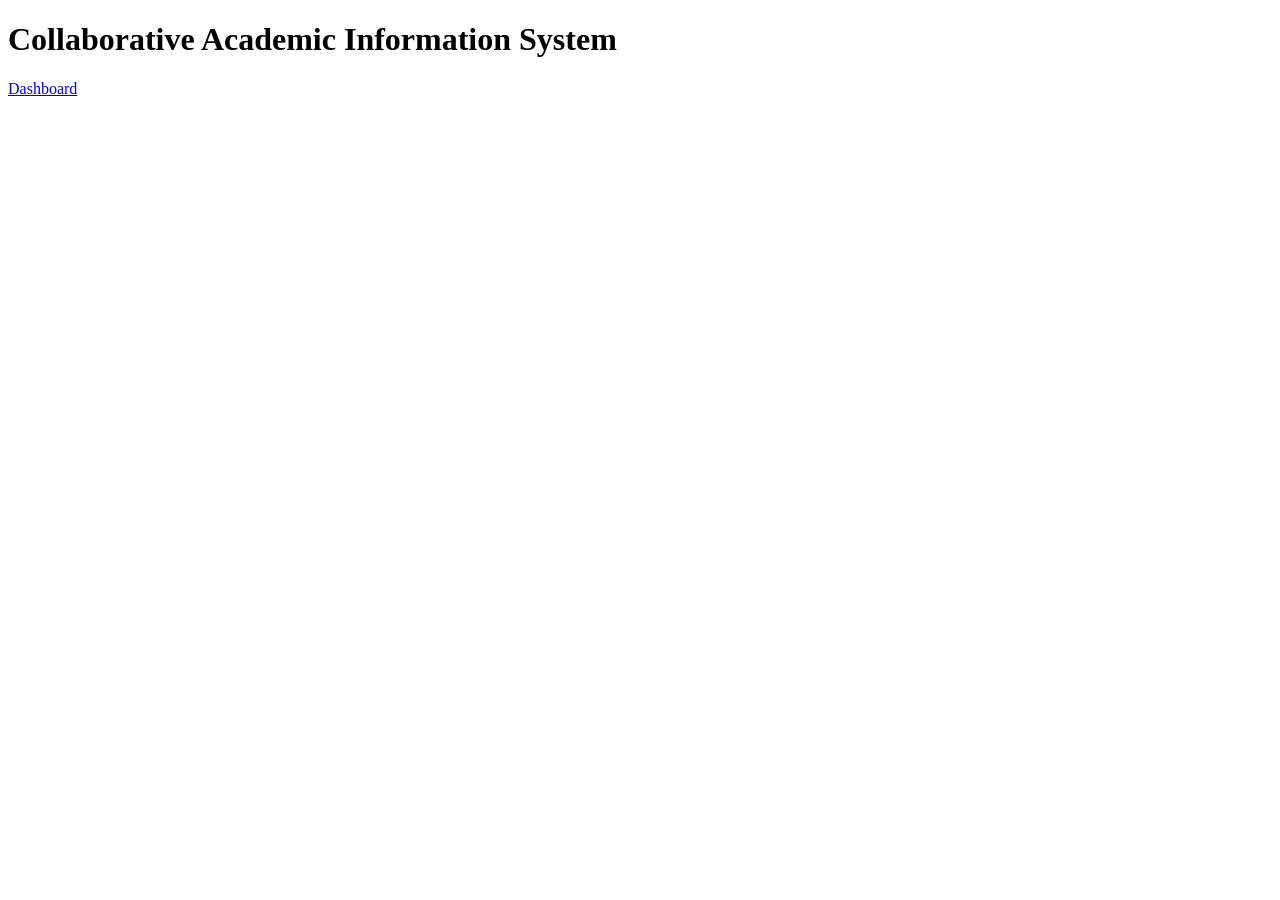
<file: index.html>
<!DOCTYPE html>
<html lang="id">
<head>
    <meta charset="UTF-8">
    <meta name="viewport" content="width=device-width, initial-scale=1.0">
    <title>CAIS - Academic Information System</title>
</head>
<body>

    <h1>Collaborative Academic Information System</h1>

    <nav>
        <a href="pages/dashboard.html">Dashboard</a>
    </nav>

</body>
</html>
</file>
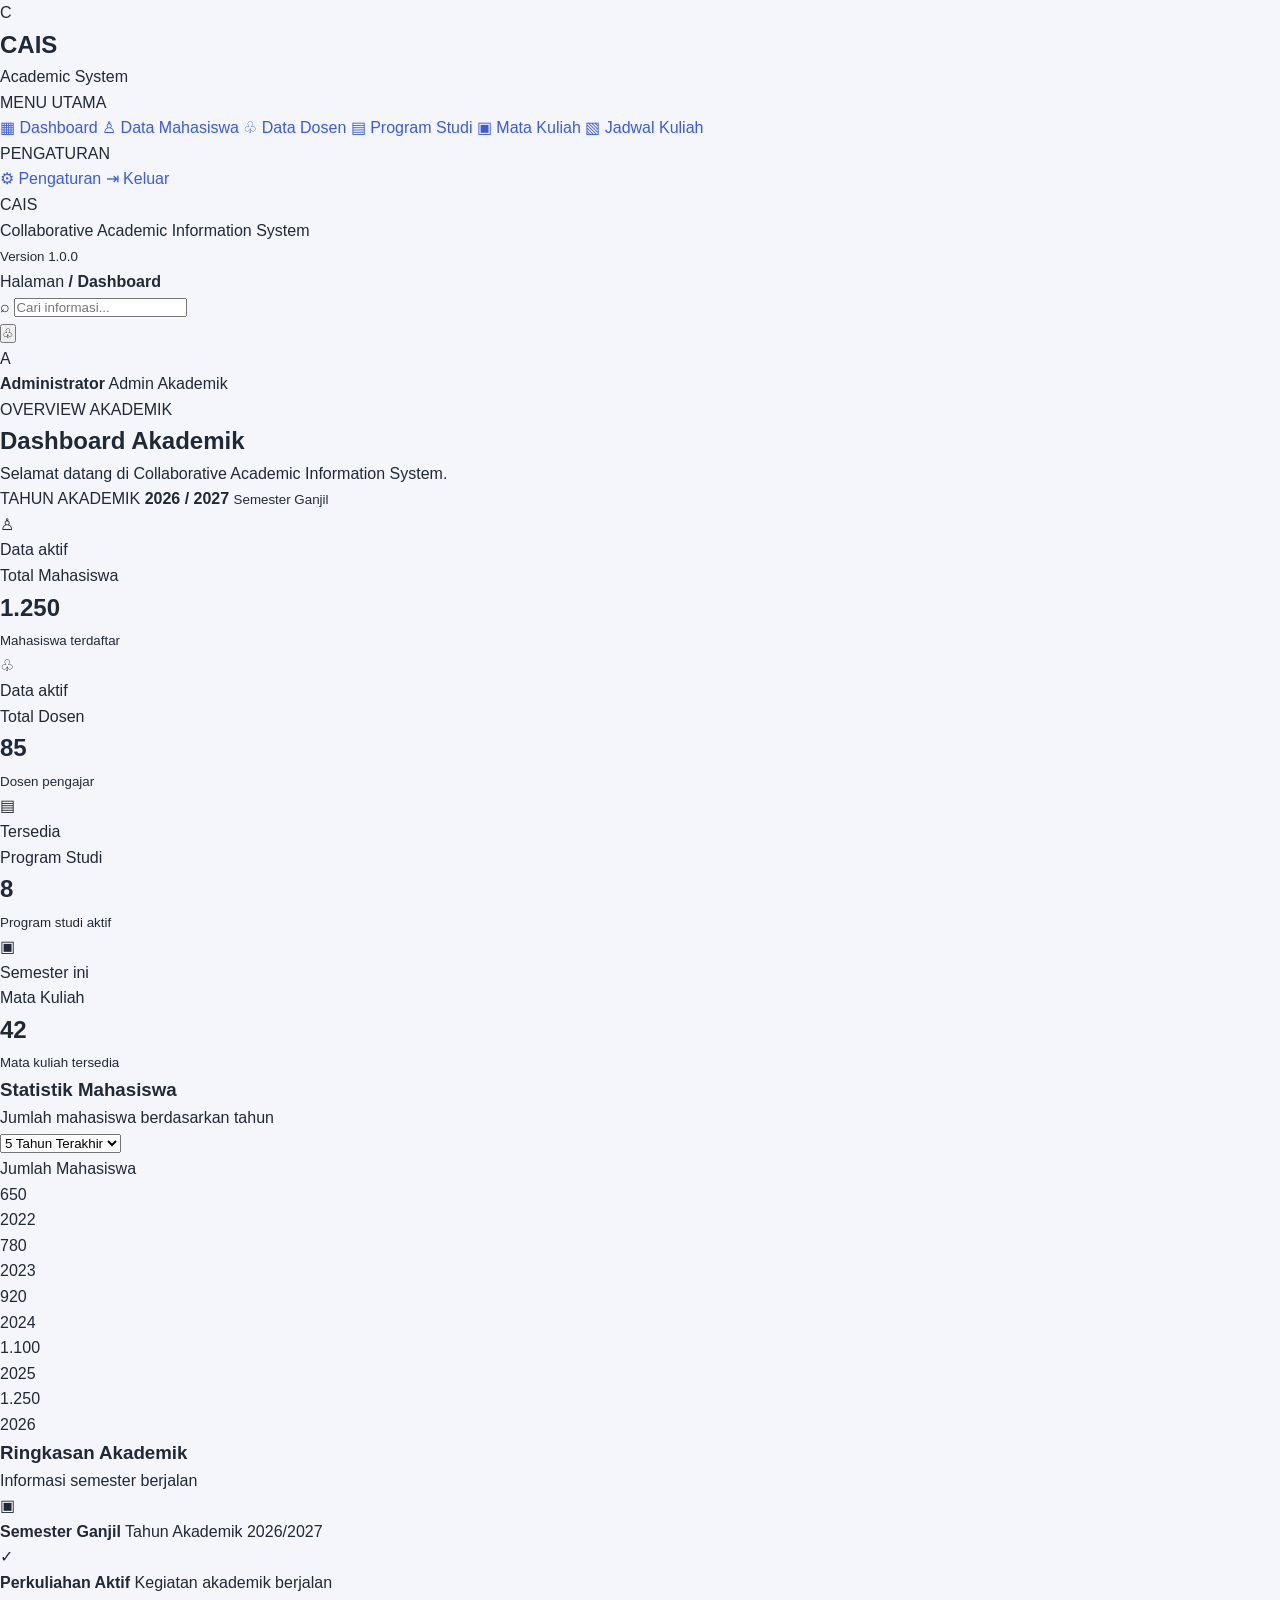
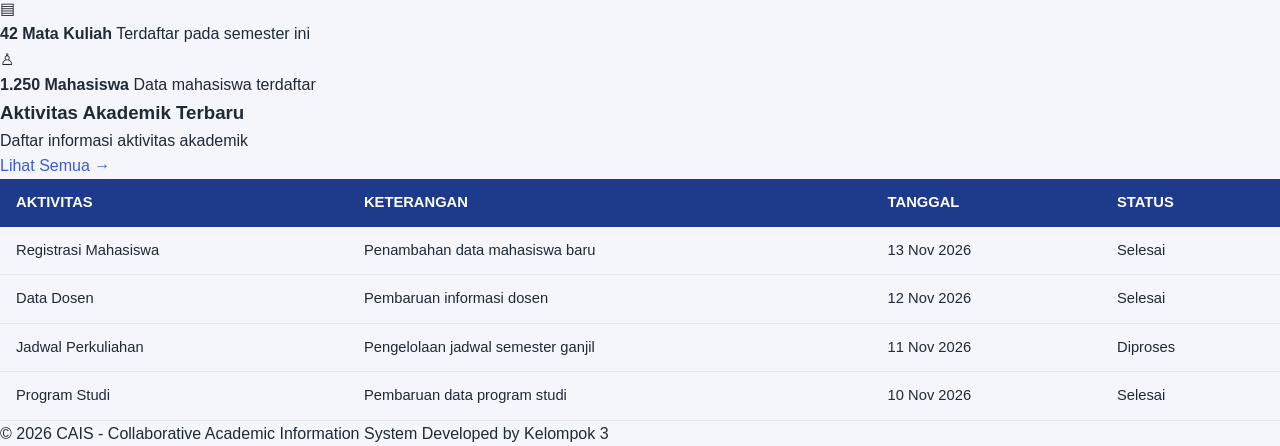
<file: pages/dashboard.html>
<!DOCTYPE html>
<html lang="id">
<head>
    <meta charset="UTF-8">
    <meta name="viewport" content="width=device-width, initial-scale=1.0">
    <title>Dashboard Akademik | CAIS</title>
    <link rel="stylesheet" href="../css/style.css">
</head>
<body>

<div class="app-container">

    <!-- SIDEBAR -->
    <aside class="sidebar">
        <div class="brand">
            <div class="brand-icon">C</div>
            <div>
                <h2>CAIS</h2>
                <span>Academic System</span>
            </div>
        </div>

        <div class="menu-label">MENU UTAMA</div>

        <nav class="sidebar-menu">
            <a href="dashboard.html" class="menu-link active">
                <span>▦</span> Dashboard
            </a>

            <a href="mahasiswa.html" class="menu-link">
                <span>♙</span> Data Mahasiswa
            </a>

            <a href="#" class="menu-link">
                <span>♧</span> Data Dosen
            </a>

            <a href="#" class="menu-link">
                <span>▤</span> Program Studi
            </a>

            <a href="#" class="menu-link">
                <span>▣</span> Mata Kuliah
            </a>

            <a href="#" class="menu-link">
                <span>▧</span> Jadwal Kuliah
            </a>
        </nav>

        <div class="menu-label">PENGATURAN</div>

        <nav class="sidebar-menu">
            <a href="#" class="menu-link">
                <span>⚙</span> Pengaturan
            </a>

            <a href="login.html" class="menu-link">
                <span>⇥</span> Keluar
            </a>
        </nav>

        <div class="sidebar-footer">
            <div class="footer-logo">CAIS</div>
            <p>Collaborative Academic Information System</p>
            <small>Version 1.0.0</small>
        </div>
    </aside>

    <!-- MAIN CONTENT -->
    <main class="main-content">

        <!-- TOPBAR -->
        <header class="topbar">
            <div class="breadcrumb">
                <span>Halaman</span>
                <strong>/ Dashboard</strong>
            </div>

            <div class="topbar-right">
                <div class="search-box">
                    <span>⌕</span>
                    <input type="text" placeholder="Cari informasi...">
                </div>

                <button class="notification">♧</button>

                <div class="profile">
                    <div class="profile-avatar">A</div>
                    <div class="profile-info">
                        <strong>Administrator</strong>
                        <span>Admin Akademik</span>
                    </div>
                </div>
            </div>
        </header>

        <!-- CONTENT -->
        <div class="content-wrapper">

            <!-- WELCOME -->
            <section class="welcome-section">
                <div>
                    <span class="welcome-label">OVERVIEW AKADEMIK</span>
                    <h1>Dashboard Akademik</h1>
                    <p>Selamat datang di Collaborative Academic Information System.</p>
                </div>

                <div class="date-info">
                    <span>TAHUN AKADEMIK</span>
                    <strong>2026 / 2027</strong>
                    <small>Semester Ganjil</small>
                </div>
            </section>

            <!-- STATISTICS -->
            <section class="stats-grid">

                <div class="stat-card">
                    <div class="stat-top">
                        <div class="stat-icon blue">♙</div>
                        <span class="stat-status">Data aktif</span>
                    </div>
                    <p>Total Mahasiswa</p>
                    <h2>1.250</h2>
                    <small>Mahasiswa terdaftar</small>
                </div>

                <div class="stat-card">
                    <div class="stat-top">
                        <div class="stat-icon purple">♧</div>
                        <span class="stat-status">Data aktif</span>
                    </div>
                    <p>Total Dosen</p>
                    <h2>85</h2>
                    <small>Dosen pengajar</small>
                </div>

                <div class="stat-card">
                    <div class="stat-top">
                        <div class="stat-icon orange">▤</div>
                        <span class="stat-status">Tersedia</span>
                    </div>
                    <p>Program Studi</p>
                    <h2>8</h2>
                    <small>Program studi aktif</small>
                </div>

                <div class="stat-card">
                    <div class="stat-top">
                        <div class="stat-icon green">▣</div>
                        <span class="stat-status">Semester ini</span>
                    </div>
                    <p>Mata Kuliah</p>
                    <h2>42</h2>
                    <small>Mata kuliah tersedia</small>
                </div>

            </section>

            <!-- ANALYTICS -->
            <section class="dashboard-grid">

                <div class="panel chart-panel">
                    <div class="panel-header">
                        <div>
                            <h3>Statistik Mahasiswa</h3>
                            <p>Jumlah mahasiswa berdasarkan tahun</p>
                        </div>

                        <select>
                            <option>5 Tahun Terakhir</option>
                            <option>3 Tahun Terakhir</option>
                        </select>
                    </div>

                    <div class="chart-legend">
                        <span class="legend-dot"></span>
                        Jumlah Mahasiswa
                    </div>

                    <div class="bar-chart">
                        <div class="chart-item">
                            <span class="bar-value">650</span>
                            <div class="bar" style="height:45%"></div>
                            <span class="bar-label">2022</span>
                        </div>

                        <div class="chart-item">
                            <span class="bar-value">780</span>
                            <div class="bar" style="height:58%"></div>
                            <span class="bar-label">2023</span>
                        </div>

                        <div class="chart-item">
                            <span class="bar-value">920</span>
                            <div class="bar" style="height:70%"></div>
                            <span class="bar-label">2024</span>
                        </div>

                        <div class="chart-item">
                            <span class="bar-value">1.100</span>
                            <div class="bar" style="height:84%"></div>
                            <span class="bar-label">2025</span>
                        </div>

                        <div class="chart-item">
                            <span class="bar-value">1.250</span>
                            <div class="bar current" style="height:96%"></div>
                            <span class="bar-label">2026</span>
                        </div>
                    </div>
                </div>

                <!-- ACADEMIC SUMMARY -->
                <div class="panel summary-panel">
                    <div class="panel-header">
                        <div>
                            <h3>Ringkasan Akademik</h3>
                            <p>Informasi semester berjalan</p>
                        </div>
                    </div>

                    <div class="summary-item">
                        <div class="summary-icon blue">▣</div>
                        <div>
                            <strong>Semester Ganjil</strong>
                            <span>Tahun Akademik 2026/2027</span>
                        </div>
                    </div>

                    <div class="summary-item">
                        <div class="summary-icon green">✓</div>
                        <div>
                            <strong>Perkuliahan Aktif</strong>
                            <span>Kegiatan akademik berjalan</span>
                        </div>
                    </div>

                    <div class="summary-item">
                        <div class="summary-icon orange">▤</div>
                        <div>
                            <strong>42 Mata Kuliah</strong>
                            <span>Terdaftar pada semester ini</span>
                        </div>
                    </div>

                    <div class="summary-item">
                        <div class="summary-icon purple">♙</div>
                        <div>
                            <strong>1.250 Mahasiswa</strong>
                            <span>Data mahasiswa terdaftar</span>
                        </div>
                    </div>
                </div>

            </section>

            <!-- TABLE -->
            <section class="panel activity-panel">

                <div class="panel-header">
                    <div>
                        <h3>Aktivitas Akademik Terbaru</h3>
                        <p>Daftar informasi aktivitas akademik</p>
                    </div>

                    <a href="#" class="view-all">Lihat Semua →</a>
                </div>

                <div class="table-responsive">
                    <table>
                        <thead>
                            <tr>
                                <th>AKTIVITAS</th>
                                <th>KETERANGAN</th>
                                <th>TANGGAL</th>
                                <th>STATUS</th>
                            </tr>
                        </thead>

                        <tbody>
                            <tr>
                                <td>Registrasi Mahasiswa</td>
                                <td>Penambahan data mahasiswa baru</td>
                                <td>13 Nov 2026</td>
                                <td><span class="status success">Selesai</span></td>
                            </tr>

                            <tr>
                                <td>Data Dosen</td>
                                <td>Pembaruan informasi dosen</td>
                                <td>12 Nov 2026</td>
                                <td><span class="status success">Selesai</span></td>
                            </tr>

                            <tr>
                                <td>Jadwal Perkuliahan</td>
                                <td>Pengelolaan jadwal semester ganjil</td>
                                <td>11 Nov 2026</td>
                                <td><span class="status pending">Diproses</span></td>
                            </tr>

                            <tr>
                                <td>Program Studi</td>
                                <td>Pembaruan data program studi</td>
                                <td>10 Nov 2026</td>
                                <td><span class="status success">Selesai</span></td>
                            </tr>
                        </tbody>
                    </table>
                </div>

            </section>

            <!-- FOOTER -->
            <footer class="main-footer">
                <span>© 2026 CAIS - Collaborative Academic Information System</span>
                <span>Developed by Kelompok 3</span>
            </footer>

        </div>
    </main>

</div>

</body>
</html>
</file>
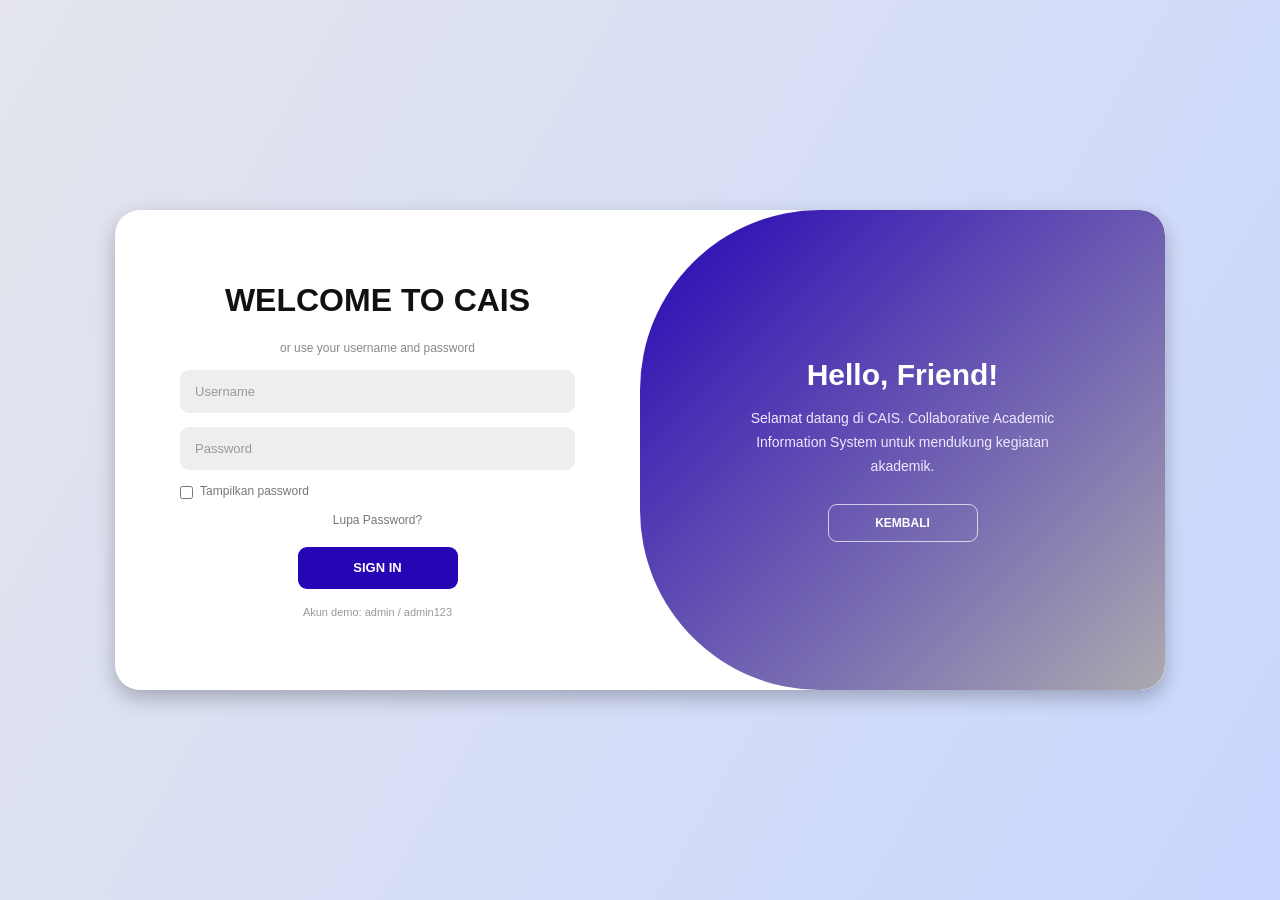
<file: pages/login.html>
<!DOCTYPE html>
<html lang="id">
<head>
    <meta charset="UTF-8">
    <meta name="viewport" content="width=device-width, initial-scale=1.0">
    <title>CAIS - Login</title>
    <link rel="stylesheet" href="../css/login.css">
</head>
<body class="login-page">

    <main class="login-container">

        <!-- Panel Login -->
        <section class="login-left">

            <h1>WELCOME TO CAIS</h1>

            <p class="login-description">
                or use your username and password
            </p>

            <div id="login-alert" class="login-alert" role="alert"></div>

            <form id="form-login" novalidate>

                <div class="login-group">
                    <input
                        type="text"
                        id="username"
                        placeholder="Username"
                        autocomplete="username"
                        required>
                </div>

                <div class="login-group">
                    <input
                        type="password"
                        id="password"
                        placeholder="Password"
                        autocomplete="current-password"
                        required>
                </div>

                <div class="password-options">
                    <label>
                        <input type="checkbox" id="show-password">
                        Tampilkan password
                    </label>
                </div>

                <a href="#" class="forgot-password">
                    Lupa Password?
                </a>

                <button type="submit" class="login-btn">
                    SIGN IN
                </button>

            </form>

            <p class="login-hint">
                Akun demo: admin / admin123
            </p>

        </section>

        <!-- Panel Informasi -->
        <section class="login-right">

            <div class="right-content">

                <h2>Hello, Friend!</h2>

                <p>
                    Selamat datang di CAIS.
                    Collaborative Academic Information System
                    untuk mendukung kegiatan akademik.
                </p>

                <a href="../index.html" class="signup-btn">
                    KEMBALI
                </a>

            </div>

        </section>

    </main>

    <script src="../js/login.js"></script>

</body>
</html>
</file>
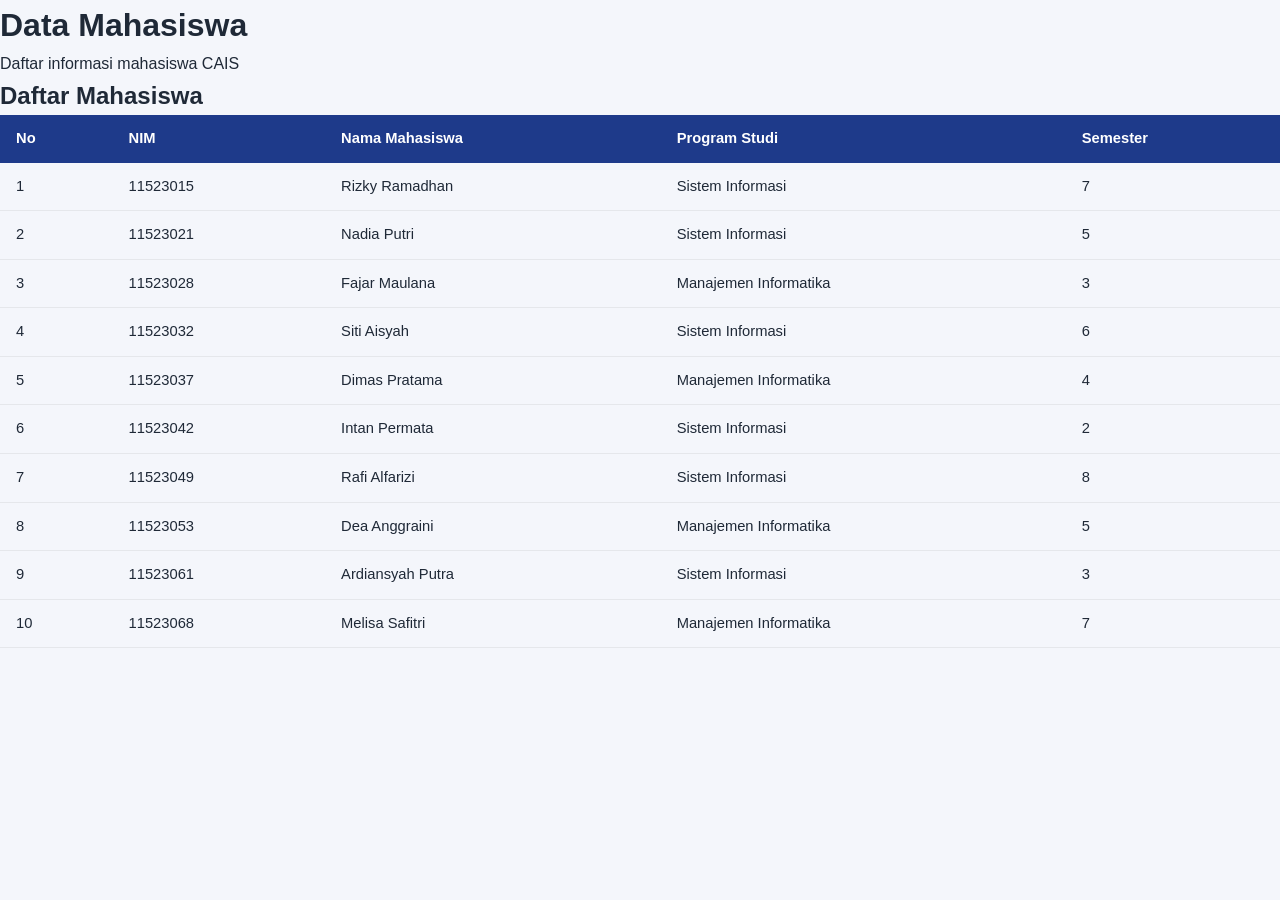
<file: pages/mahasiswa.html>
<!DOCTYPE html>
<html lang="id">
<head>
    <meta charset="UTF-8">
    <meta name="viewport" content="width=device-width, initial-scale=1.0">
    <title>Data Mahasiswa - CAIS</title>

    <link rel="stylesheet" href="../css/style.css">
</head>

<body class="halaman-mahasiswa">

    <h1>Data Mahasiswa</h1>
    <p>Daftar informasi mahasiswa CAIS</p>

    <h2>Daftar Mahasiswa</h2>

    <div class="table-container">
        <table>
            <thead>
                <tr>
                    <th>No</th>
                    <th>NIM</th>
                    <th>Nama Mahasiswa</th>
                    <th>Program Studi</th>
                    <th>Semester</th>
                </tr>
            </thead>

            <tbody>
                <tr>
                    <td>1</td>
                    <td>11523015</td>
                    <td>Rizky Ramadhan</td>
                    <td>Sistem Informasi</td>
                    <td>7</td>
                </tr>

                <tr>
                    <td>2</td>
                    <td>11523021</td>
                    <td>Nadia Putri</td>
                    <td>Sistem Informasi</td>
                    <td>5</td>
                </tr>

                <tr>
                    <td>3</td>
                    <td>11523028</td>
                    <td>Fajar Maulana</td>
                    <td>Manajemen Informatika</td>
                    <td>3</td>
                </tr>

                <tr>
                    <td>4</td>
                    <td>11523032</td>
                    <td>Siti Aisyah</td>
                    <td>Sistem Informasi</td>
                    <td>6</td>
                </tr>

                <tr>
                    <td>5</td>
                    <td>11523037</td>
                    <td>Dimas Pratama</td>
                    <td>Manajemen Informatika</td>
                    <td>4</td>
                </tr>

                <tr>
                    <td>6</td>
                    <td>11523042</td>
                    <td>Intan Permata</td>
                    <td>Sistem Informasi</td>
                    <td>2</td>
                </tr>

                <tr>
                    <td>7</td>
                    <td>11523049</td>
                    <td>Rafi Alfarizi</td>
                    <td>Sistem Informasi</td>
                    <td>8</td>
                </tr>

                <tr>
                    <td>8</td>
                    <td>11523053</td>
                    <td>Dea Anggraini</td>
                    <td>Manajemen Informatika</td>
                    <td>5</td>
                </tr>

                <tr>
                    <td>9</td>
                    <td>11523061</td>
                    <td>Ardiansyah Putra</td>
                    <td>Sistem Informasi</td>
                    <td>3</td>
                </tr>

                <tr>
                    <td>10</td>
                    <td>11523068</td>
                    <td>Melisa Safitri</td>
                    <td>Manajemen Informatika</td>
                    <td>7</td>
                </tr>
            </tbody>
        </table>
    </div>

</body>
</html>
</file>
<file: css/style.css>
/* ==========================================================
   CAIS - Collaborative Academic Information System
   Stylesheet global (dipakai semua halaman)
   ========================================================== */

:root {
  --primary: #1e3a8a;
  --primary-light: #3b5bdb;
  --accent: #f59e0b;
  --bg: #f4f6fb;
  --card: #ffffff;
  --text: #1f2937;
  --muted: #6b7280;
  --border: #e5e7eb;
  --success: #16a34a;
  --danger: #dc2626;
  --radius: 12px;
  --shadow: 0 4px 14px rgba(30, 58, 138, 0.08);
}

* { box-sizing: border-box; margin: 0; padding: 0; }

body {
  font-family: "Segoe UI", Roboto, Arial, sans-serif;
  background: var(--bg);
  color: var(--text);
  line-height: 1.6;
  min-height: 100vh;
  display: flex;
  flex-direction: column;
}

a { color: var(--primary-light); text-decoration: none; }
a:hover { text-decoration: underline; }

/* ---------- Navbar ---------- */
.navbar {
  background: var(--primary);
  color: #fff;
  display: flex;
  align-items: center;
  justify-content: space-between;
  padding: 0 24px;
  height: 64px;
  position: sticky;
  top: 0;
  z-index: 10;
}
.navbar .brand { font-weight: 700; font-size: 1.2rem; color: #fff; }
.navbar .brand span { color: var(--accent); }
.navbar ul { list-style: none; display: flex; gap: 6px; align-items: center; }
.navbar ul a {
  color: #dbe4ff;
  padding: 8px 14px;
  border-radius: 8px;
  display: block;
}
.navbar ul a:hover,
.navbar ul a.active { background: rgba(255, 255, 255, 0.14); color: #fff; text-decoration: none; }
.nav-user { font-size: 0.9rem; color: #dbe4ff; margin-right: 8px; }

/* ---------- Layout ---------- */
main { flex: 1; }
.container { max-width: 1080px; margin: 0 auto; padding: 32px 20px; }
.footer {
  text-align: center;
  padding: 18px;
  color: var(--muted);
  font-size: 0.85rem;
  border-top: 1px solid var(--border);
  background: var(--card);
}

/* ---------- Buttons ---------- */
.btn {
  display: inline-block;
  border: none;
  cursor: pointer;
  padding: 10px 20px;
  border-radius: 8px;
  font-size: 0.95rem;
  font-weight: 600;
  background: var(--primary);
  color: #fff;
  transition: background 0.2s;
}
.btn:hover { background: var(--primary-light); text-decoration: none; }
.btn-accent { background: var(--accent); color: #1f2937; }
.btn-accent:hover { background: #fbbf24; }
.btn-outline { background: transparent; border: 2px solid #fff; color: #fff; }
.btn-outline:hover { background: rgba(255, 255, 255, 0.15); }
.btn-danger { background: var(--danger); }
.btn-danger:hover { background: #ef4444; }
.btn-sm { padding: 6px 12px; font-size: 0.85rem; }

/* ---------- Hero (beranda) ---------- */
.hero {
  background: linear-gradient(135deg, var(--primary), var(--primary-light));
  color: #fff;
  text-align: center;
  padding: 80px 20px;
}
.hero h1 { font-size: 2.4rem; margin-bottom: 12px; }
.hero p { max-width: 640px; margin: 0 auto 28px; color: #dbe4ff; font-size: 1.05rem; }
.hero .actions { display: flex; gap: 12px; justify-content: center; flex-wrap: wrap; }

.features {
  display: grid;
  grid-template-columns: repeat(auto-fit, minmax(230px, 1fr));
  gap: 20px;
  margin-top: 8px;
}
.card {
  background: var(--card);
  border-radius: var(--radius);
  padding: 24px;
  box-shadow: var(--shadow);
  border: 1px solid var(--border);
}
.card h3 { margin-bottom: 8px; color: var(--primary); }
.card .icon { font-size: 2rem; margin-bottom: 8px; }
.section-title { font-size: 1.5rem; margin-bottom: 18px; color: var(--primary); }

/* ---------- Login ---------- */
.login-wrap { display: flex; justify-content: center; padding: 56px 16px; }
.login-card {
  width: 100%;
  max-width: 400px;
  background: var(--card);
  padding: 32px;
  border-radius: var(--radius);
  box-shadow: var(--shadow);
  border: 1px solid var(--border);
}
.login-card h2 { color: var(--primary); margin-bottom: 4px; }
.login-card .sub { color: var(--muted); margin-bottom: 20px; font-size: 0.92rem; }
.form-group { margin-bottom: 16px; }
.form-group label { display: block; font-weight: 600; margin-bottom: 6px; font-size: 0.9rem; }
.form-group input,
.form-group select {
  width: 100%;
  padding: 10px 12px;
  border: 1px solid var(--border);
  border-radius: 8px;
  font-size: 0.95rem;
  font-family: inherit;
}
.form-group input:focus,
.form-group select:focus {
  outline: 2px solid var(--primary-light);
  border-color: transparent;
}
.alert { padding: 10px 14px; border-radius: 8px; margin-bottom: 14px; font-size: 0.9rem; display: none; }
.alert.show { display: block; }
.alert-error { background: #fee2e2; color: #991b1b; }
.alert-success { background: #dcfce7; color: #166534; }
.hint { font-size: 0.82rem; color: var(--muted); margin-top: 14px; text-align: center; }
.login-card .btn { width: 100%; }

/* ---------- Dashboard ---------- */
.page-head { margin-bottom: 24px; }
.page-head h1 { color: var(--primary); }
.page-head p { color: var(--muted); }

.stats {
  display: grid;
  grid-template-columns: repeat(auto-fit, minmax(200px, 1fr));
  gap: 18px;
  margin-bottom: 28px;
}
.stat { display: flex; align-items: center; gap: 14px; }
.stat .num { font-size: 1.9rem; font-weight: 700; color: var(--primary); line-height: 1; }
.stat .label { color: var(--muted); font-size: 0.88rem; }
.stat .icon { font-size: 2rem; }

.grid-2 { display: grid; grid-template-columns: 1.4fr 1fr; gap: 20px; }
@media (max-width: 800px) { .grid-2 { grid-template-columns: 1fr; } }

.bar-row { margin-bottom: 14px; }
.bar-row .bar-label { display: flex; justify-content: space-between; font-size: 0.88rem; margin-bottom: 4px; }
.bar { height: 10px; background: var(--border); border-radius: 99px; overflow: hidden; }
.bar > div { height: 100%; background: linear-gradient(90deg, var(--primary-light), var(--accent)); border-radius: 99px; }

.agenda { list-style: none; }
.agenda li { padding: 10px 0; border-bottom: 1px solid var(--border); display: flex; gap: 12px; }
.agenda li:last-child { border-bottom: none; }
.agenda .date {
  background: var(--primary);
  color: #fff;
  border-radius: 8px;
  padding: 4px 10px;
  font-size: 0.8rem;
  text-align: center;
  min-width: 56px;
  height: fit-content;
}
.agenda .info strong { display: block; font-size: 0.93rem; }
.agenda .info span { font-size: 0.82rem; color: var(--muted); }

/* ---------- Tabel mahasiswa ---------- */
.toolbar { display: flex; gap: 12px; margin-bottom: 16px; flex-wrap: wrap; }
.toolbar input { flex: 1; min-width: 200px; padding: 10px 12px; border: 1px solid var(--border); border-radius: 8px; font-size: 0.95rem; }
.table-wrap { overflow-x: auto; background: var(--card); border-radius: var(--radius); box-shadow: var(--shadow); border: 1px solid var(--border); }
table { width: 100%; border-collapse: collapse; }
th, td { padding: 12px 16px; text-align: left; font-size: 0.92rem; }
thead th { background: var(--primary); color: #fff; white-space: nowrap; }
tbody tr { border-bottom: 1px solid var(--border); }
tbody tr:hover { background: #f1f5ff; }
.badge { padding: 3px 10px; border-radius: 99px; font-size: 0.78rem; font-weight: 600; }
.badge-aktif { background: #dcfce7; color: #166534; }
.badge-cuti { background: #fef3c7; color: #92400e; }
.empty { text-align: center; color: var(--muted); padding: 28px; display: none; }

/* ---------- Modal ---------- */
.modal-bg {
  position: fixed; inset: 0; background: rgba(0, 0, 0, 0.45);
  display: none; align-items: center; justify-content: center; z-index: 50; padding: 16px;
}
.modal-bg.show { display: flex; }
.modal { background: var(--card); border-radius: var(--radius); padding: 28px; width: 100%; max-width: 440px; }
.modal h3 { color: var(--primary); margin-bottom: 16px; }
.modal .row { display: flex; gap: 10px; justify-content: flex-end; margin-top: 18px; }
.btn-light { background: var(--border); color: var(--text); }
.btn-light:hover { background: #d1d5db; }

@media (max-width: 640px) {
  .navbar { flex-direction: column; height: auto; padding: 12px; gap: 8px; }
  .hero h1 { font-size: 1.8rem; }
}
</file>
<file: css/login.css>
/* =================================
   CAIS - LOGIN PAGE
   ================================= */

* {
    margin: 0;
    padding: 0;
    box-sizing: border-box;
}

body.login-page {
    min-height: 100vh;
    display: flex;
    justify-content: center;
    align-items: center;
    padding: 30px 15px;
    font-family: "Segoe UI", Arial, sans-serif;
    background: linear-gradient(120deg, #e4e5ec, #c9d7ff);
    color: #222;
}

/* Container utama */

.login-container {
    width: 100%;
    max-width: 1050px;
    min-height: 480px;
    display: flex;
    background: #fff;
    border-radius: 25px;
    overflow: hidden;
    box-shadow: 0 8px 20px rgba(0, 0, 0, 0.25);
}

/* Panel kiri */

.login-left {
    width: 50%;
    padding: 55px 65px;
    display: flex;
    flex-direction: column;
    justify-content: center;
    align-items: center;
    text-align: center;
}

.login-left h1 {
    font-size: 32px;
    font-weight: 750;
    margin-bottom: 22px;
    color: #111;
}

/* Ikon sosial */

.social-icons {
    display: flex;
    gap: 12px;
    margin-bottom: 20px;
}

.social-icons span {
    width: 38px;
    height: 38px;
    border: 1px solid #ddd;
    border-radius: 9px;
    display: flex;
    align-items: center;
    justify-content: center;
    font-size: 13px;
    font-weight: 600;
    color: #444;
}

.login-description {
    font-size: 12px;
    color: #888;
    margin-bottom: 15px;
}

/* Form login */

#form-login {
    width: 100%;
}

.login-group {
    width: 100%;
    margin-bottom: 14px;
}

.login-group input {
    width: 100%;
    height: 43px;
    padding: 0 15px;
    border: none;
    border-radius: 9px;
    background: #eee;
    font-size: 13px;
    outline: none;
    transition: 0.2s;
}

.login-group input:focus {
    background: #e7e7f5;
    box-shadow: 0 0 0 2px #5835b5;
}

.login-group input::placeholder {
    color: #999;
}

/* Password */

.password-options {
    display: flex;
    justify-content: flex-start;
    margin: 5px 0 14px;
}

.password-options label {
    font-size: 12px;
    color: #777;
    cursor: pointer;
}

.password-options input {
    accent-color: #5835b5;
    vertical-align: middle;
    margin-right: 4px;
}

.forgot-password {
    display: block;
    text-align: center;
    font-size: 12px;
    color: #777;
    text-decoration: none;
    margin: 10px 0 20px;
}

.forgot-password:hover {
    color: #5835b5;
}

/* Tombol login */

.login-btn {
    width: 160px;
    height: 42px;
    border: none;
    border-radius: 9px;
    background: #2605b5;
    color: white;
    font-size: 13px;
    font-weight: 700;
    cursor: pointer;
    transition: 0.3s;
}

.login-btn:hover {
    background: #43238f;
    transform: translateY(-2px);
    box-shadow: 0 5px 12px rgba(45, 2, 163, 0.3);
}

/* Informasi akun demo */

.login-hint {
    margin-top: 17px;
    font-size: 11px;
    color: #999;
}

/* Pesan login */

.login-alert {
    display: none;
    width: 100%;
    padding: 10px;
    border-radius: 8px;
    margin-bottom: 14px;
    font-size: 12px;
    text-align: center;
}

.login-alert.show {
    display: block;
}

.login-alert.error {
    background: #fee2e2;
    color: #991b1b;
}

.login-alert.ok {
    background: #dcfce7;
    color: #166534;
}

/* Panel kanan */

.login-right {
    width: 50%;
    background: linear-gradient(135deg, #2605b5, #acaaaf);
    border-radius: 180px 25px 25px 180px;
    display: flex;
    justify-content: center;
    align-items: center;
    padding: 45px;
    color: white;
    text-align: center;
}

.right-content {
    max-width: 360px;
}

.right-content h2 {
    font-size: 30px;
    margin-bottom: 15px;
    font-weight: 750;
}

.right-content p {
    font-size: 14px;
    line-height: 1.7;
    color: #eee8ff;
    margin-bottom: 25px;
}

/* Tombol kembali */

.signup-btn {
    display: inline-block;
    width: 150px;
    padding: 11px;
    border: 1px solid rgba(255,255,255,0.7);
    border-radius: 9px;
    color: white;
    text-decoration: none;
    font-size: 12px;
    font-weight: 700;
    transition: 0.3s;
}

.signup-btn:hover {
    background: white;
    color: #5835b5;
}

/* Responsif */

@media (max-width: 700px) {

    body.login-page {
        padding: 20px 12px;
    }

    .login-container {
        flex-direction: column;
        max-width: 430px;
    }

    .login-left {
        width: 100%;
        padding: 40px 25px;
    }

    .login-right {
        width: 100%;
        min-height: 230px;
        border-radius: 100px 100px 0 0;
        padding: 35px 25px;
    }

    .right-content h2 {
        font-size: 25px;
    }
}
</file>
